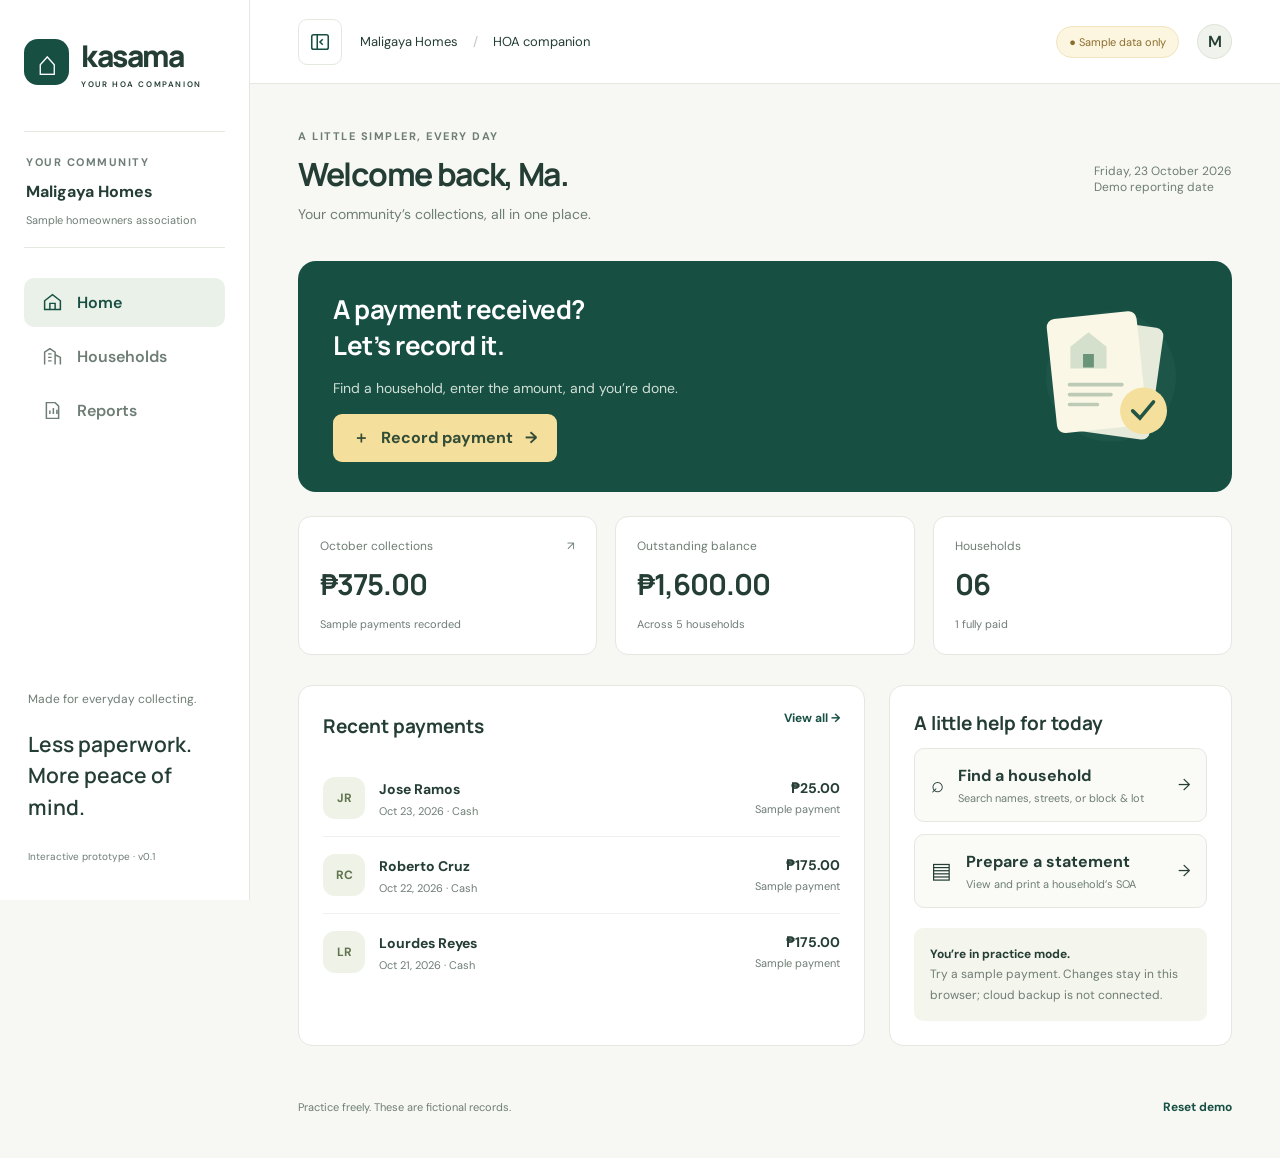
<file: v1/index.html>
<!DOCTYPE html><html lang="en"><head><meta charset="UTF-8"><meta name="viewport" content="width=device-width,initial-scale=1"><meta name="theme-color" content="#174f43"><title>Kasama — HOA Companion</title><link rel="stylesheet" href="style.css"></head><body><aside class="sidebar"><a class="brand" href="#home"><span class="brand-icon">⌂</span><span>kasama<small>YOUR HOA COMPANION</small></span></a><div class="community"><span class="eyebrow">YOUR COMMUNITY</span><strong>Maligaya Homes</strong><small>Sample homeowners association</small></div><nav id="side-nav"></nav><div class="side-note"><span>Made for everyday collecting.</span><p>Less paperwork.<br>More peace of mind.</p><small>Interactive prototype · v0.1</small></div></aside><div class="shell"><header><span class="header-label">Maligaya Homes <span>/</span> HOA companion</span><span class="demo-pill">● Sample data only</span><span class="avatar">M</span></header><main id="app"></main><footer>Practice freely. These are fictional records.<button class="text-button" id="reset">Reset demo</button></footer></div><nav class="mobile-nav" id="mobile-nav"></nav><dialog id="modal"></dialog><div id="toast" role="status"></div><script src="app.js"></script></body></html>
</file>
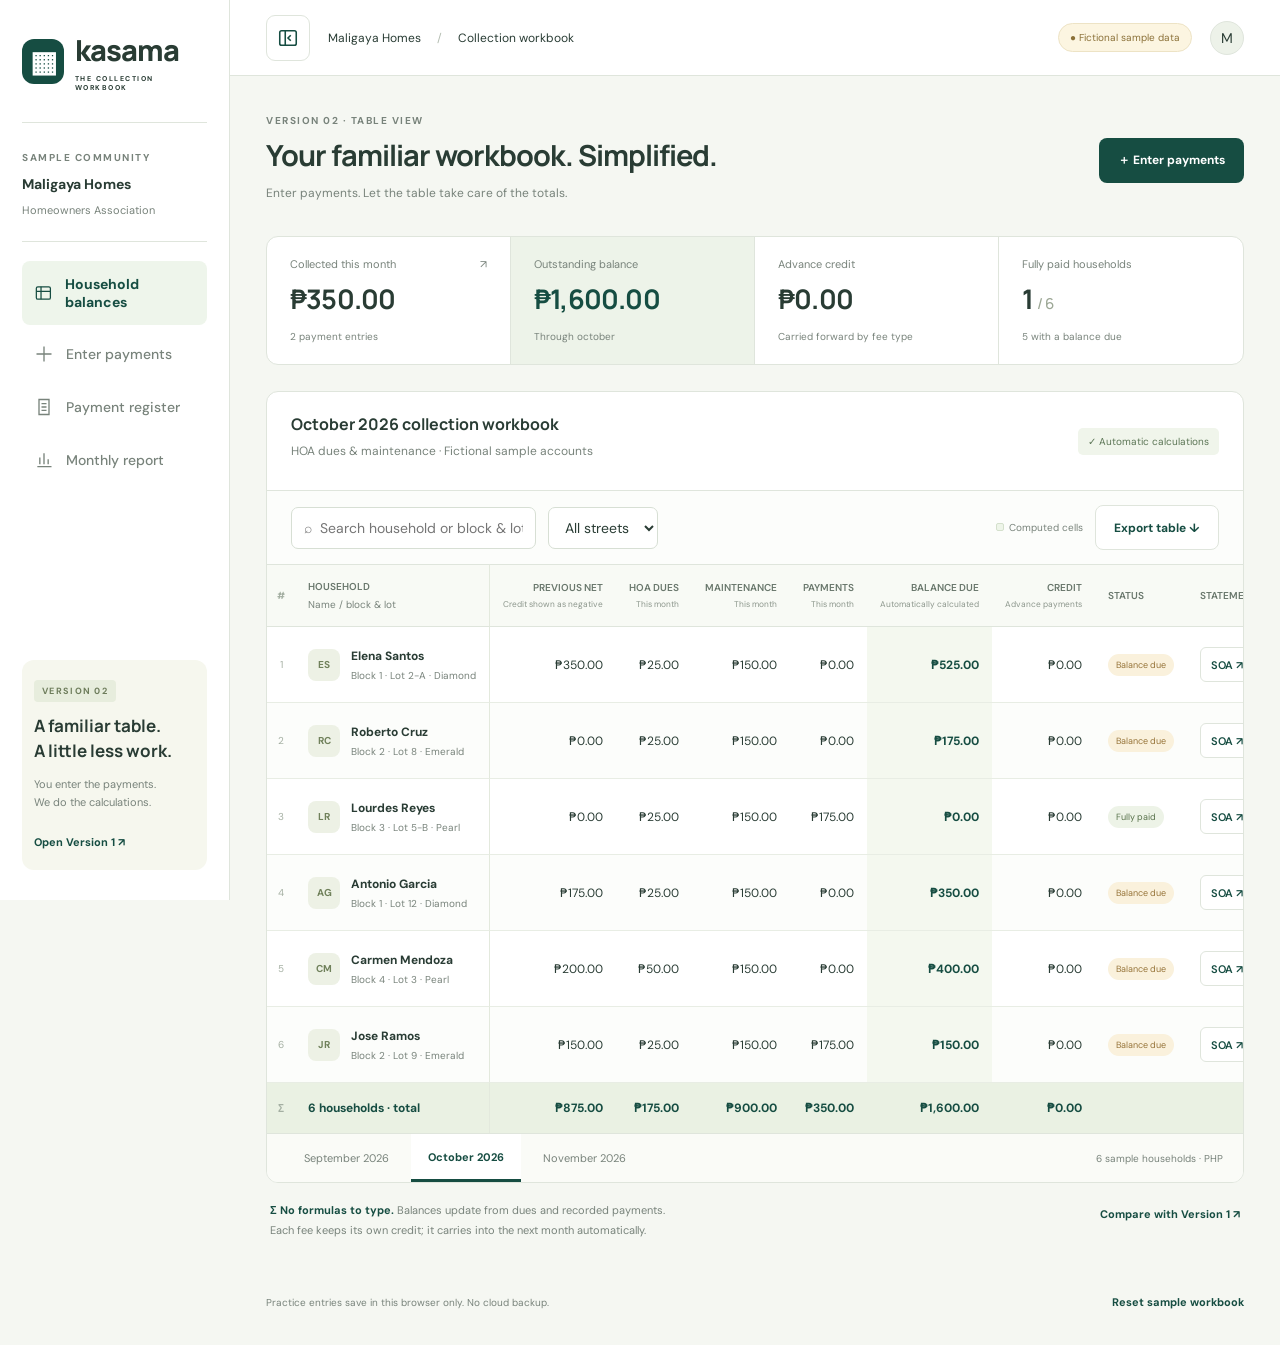
<file: v2/index.html>
<!doctype html><html lang="en"><head><meta charset="utf-8"><meta name="viewport" content="width=device-width,initial-scale=1"><meta name="theme-color" content="#164d42"><title>Kasama V2 — Collection Workbook</title><link rel="stylesheet" href="style.css"></head><body><aside><a class="brand" href="#accounts"><span class="brandmark">▦</span><span>kasama<small>THE COLLECTION WORKBOOK</small></span></a><div class="community"><span class="overline">SAMPLE COMMUNITY</span><strong>Maligaya Homes</strong><small>Homeowners Association</small></div><nav id="nav"></nav><div class="version-card"><span class="tag">VERSION 02</span><strong>A familiar table.<br>A little less work.</strong><p>You enter the payments.<br>We do the calculations.</p><a href="https://hoa-kasama-demo-37e34.happybell6.chatgpt.site" target="_blank" rel="noopener">Open Version 1 ↗</a></div></aside><div class="shell"><header><span class="crumb">Maligaya Homes <b>/</b> Collection workbook</span><span class="sample">● Fictional sample data</span><span class="profile">M</span></header><main id="app"></main><footer><span>Practice entries save in this browser only. No cloud backup.</span><button class="link" id="reset">Reset sample workbook</button></footer></div><dialog id="dialog"></dialog><div id="toast" role="status"></div><script src="model.js"></script><script src="app.js"></script></body></html>
</file>
<file: v1/style.css>
@import url('https://fonts.googleapis.com/css2?family=DM+Sans:wght@400;500;600;700&family=Manrope:wght@400;500;600;700;800&display=swap');
:root{--green:#174f43;--ink:#243d35;--muted:#6e7d75;--bg:#f7f8f4;--line:#e3e8e0;--gold:#f5df9c}*{box-sizing:border-box}body{margin:0;background:var(--bg);color:var(--ink);font:16px 'DM Sans',sans-serif}button,input,select{font:inherit}button,a,input,select{-webkit-tap-highlight-color:transparent}button{cursor:pointer}button:focus-visible,a:focus-visible{outline:3px solid #b79339;outline-offset:4px}button{min-height:46px}a{color:inherit;text-decoration:none}.sidebar{width:250px;position:fixed;inset:0 auto 0 0;background:#fff;border-right:1px solid var(--line);padding:35px 24px;display:flex;flex-direction:column}.brand{display:flex;gap:12px;align-items:center;font:800 30px Manrope,sans-serif;letter-spacing:-1.4px}.brand-icon{display:grid;place-items:center;width:45px;height:46px;background:var(--green);color:#fff;border-radius:14px;font-size:34px}.brand small{display:block;font:600 8px 'DM Sans',sans-serif;letter-spacing:1.6px;margin-top:3px}.community{margin:42px 0 25px;padding:18px 2px;border-top:1px solid var(--line);border-bottom:1px solid var(--line)}.eyebrow{font-size:11px;letter-spacing:1.5px;font-weight:700;color:var(--muted)}.community strong,.community small{display:block;margin-top:10px}.community small{font-size:11px;color:var(--muted);line-height:1.5}nav a{display:flex;align-items:center;gap:14px;padding:14px 18px;border-radius:10px;margin:5px 0;color:var(--muted);font-weight:600}nav a.active{background:#eaf1e9;color:var(--green)}nav svg{width:21px;height:21px;fill:none;stroke:currentColor;stroke-width:1.7}.side-note{margin-top:auto;padding:22px 4px 0}.side-note span{font-size:12px;color:var(--muted)}.side-note p{font:600 21px/1.5 Manrope,sans-serif}.side-note small{font-size:10px;color:var(--muted)}.shell{margin-left:250px}header{height:84px;display:flex;align-items:center;gap:18px;padding:0 48px;background:#fff;border-bottom:1px solid var(--line)}.header-label{font-size:13px;flex:1}.header-label span{margin:0 12px;color:#bac6bc}.demo-pill{font-size:11px;color:#8b6e2f;background:#fcf5df;border:1px solid #f0e5c1;padding:8px 12px;border-radius:20px}.avatar{border:1px solid #dce4da;background:#f0f3eb;border-radius:50%;height:35px;width:35px;display:grid;place-items:center;font-weight:600}main{max-width:1200px;margin:auto;padding:40px 48px 20px}.page-heading{display:flex;align-items:center;justify-content:space-between;gap:15px;margin-bottom:28px}h1{font:700 32px/1.25 Manrope,sans-serif;letter-spacing:-1.3px;margin:9px 0}h2{font:700 19px Manrope,sans-serif;margin:0}h3{font:700 16px Manrope,sans-serif;margin:0}p{line-height:1.6}.sub{color:var(--muted);font-size:14px;margin:8px 0}.date{font-size:12px;color:var(--muted)}.hero{border-radius:18px;background:var(--green);padding:30px 35px;color:#fff;display:flex;justify-content:space-between;gap:30px;align-items:center;position:relative;overflow:hidden}.hero h2{font-size:26px;letter-spacing:-.5px;margin-bottom:8px}.hero p{color:#d1e0d5;max-width:350px;font-size:14px}.primary,.secondary,.gold{border:0;border-radius:9px;padding:13px 20px;font-weight:700;display:inline-flex;align-items:center;justify-content:center;gap:12px}.primary{background:var(--green);color:#fff}.secondary{background:#fff;color:var(--green);border:1px solid #d9e1d8}.gold{background:var(--gold);color:#324c36}.hero-art{width:190px;height:140px;flex-shrink:0}.stats{display:grid;grid-template-columns:repeat(3,1fr);gap:18px;margin:24px 0 30px}.stat{background:white;border:1px solid var(--line);border-radius:13px;padding:21px}.stat-label{color:var(--muted);font-size:12px;display:flex;justify-content:space-between}.stat strong{font:700 29px Manrope,sans-serif;display:block;margin:10px 0 8px;letter-spacing:-1px}.stat small{font-size:11px;color:var(--muted)}.columns{display:grid;grid-template-columns:1.65fr 1fr;gap:24px}.card{background:#fff;border:1px solid var(--line);border-radius:14px;padding:24px}.card-heading{display:flex;justify-content:space-between;align-items:center;gap:15px;margin-bottom:18px}.text-link,.text-button{background:none;border:0;color:var(--green);font-size:12px;font-weight:700;padding:0;min-height:32px}.row{display:flex;align-items:center;gap:14px;padding:17px 0;border-bottom:1px solid #edf0eb}.row:last-child{border:0}.initial{width:42px;height:42px;display:grid;place-items:center;border-radius:12px;background:#eef2e7;color:#61744e;font-size:12px;font-weight:700;flex-shrink:0}.grow{flex:1;min-width:0}.row strong{font-size:14px}.row small{display:block;margin-top:5px;color:var(--muted);font-size:11px}.amount{text-align:right;font-weight:700;font-size:14px}.amount small{font-weight:400}.status{font-size:11px;font-weight:500;border-radius:20px;padding:5px 9px;background:#edf3e9;color:#52694e;display:inline-block}.status.due{background:#fcf2df;color:#947137}.quick{display:flex;gap:14px;align-items:center;width:100%;text-align:left;background:#fafbf7;border:1px solid var(--line);border-radius:10px;padding:16px;margin:12px 0}.quick span:first-child{font-size:22px}.quick small{display:block;font-size:11px;color:var(--muted);margin-top:5px}.practice{margin-top:20px;padding:16px;border-radius:9px;background:#f4f5ec;font-size:12px;color:var(--muted);line-height:1.7}.practice strong{color:var(--ink)}footer{padding:25px 48px 35px;font-size:11px;color:var(--muted);display:flex;justify-content:space-between;align-items:center;max-width:1200px;margin:auto}.mobile-nav{display:none}.search{display:flex;gap:12px;margin-bottom:20px}input,select{border:1px solid #d6ded5;border-radius:9px;min-height:49px;padding:12px;background:white;color:var(--ink);max-width:100%}.search input{flex:1;min-width:0}.house-list{display:grid;grid-template-columns:1fr 1fr;gap:16px}.house{background:#fff;border:1px solid var(--line);border-radius:13px;padding:22px;text-align:left}.house:hover{border-color:#92ac96}.house-top{display:flex;align-items:center;gap:12px}.house p{font-size:12px;color:var(--muted)}.house-bottom{display:flex;justify-content:space-between;align-items:center;border-top:1px solid var(--line);padding-top:15px;margin-top:20px}.house-bottom strong{font-size:20px}.back{display:inline-block;margin-bottom:22px;font-size:13px;font-weight:600;color:var(--muted)}.actions{display:flex;gap:12px;flex-wrap:wrap}.form-card{max-width:660px;margin:auto}.steps{display:flex;gap:20px;font-size:12px;color:var(--muted);margin:0 0 25px}.steps .current{color:var(--green);font-weight:700}label{display:block;font-size:13px;font-weight:600;margin:20px 0 8px}.form-card input,.form-card select{width:100%;font-size:17px}.two{display:grid;grid-template-columns:1fr 1fr;gap:18px}.notice{padding:14px 16px;background:#f7f5e9;border-radius:9px;font-size:13px;line-height:1.6;margin:20px 0}.full{width:100%;margin-top:18px}.review-total{text-align:center;padding:24px;background:#f1f5ed;border-radius:12px;margin:20px 0}.review-total strong{font:700 38px Manrope,sans-serif;display:block;margin-top:10px}.detail-line{display:flex;justify-content:space-between;gap:20px;padding:14px 0;border-bottom:1px solid var(--line);font-size:14px}.success{text-align:center;padding:25px}.check{width:72px;height:72px;margin:0 auto 20px;border-radius:50%;background:#e9f1e4;display:grid;place-items:center;color:var(--green);font-size:38px}.paper{max-width:740px;margin:0 auto;background:#fff;border:1px solid var(--line);padding:40px;border-radius:8px}.paper-top{display:flex;justify-content:space-between;gap:15px;border-bottom:2px solid var(--green);padding-bottom:22px;margin-bottom:22px}.paper table{width:100%;border-collapse:collapse;margin:25px 0;font-size:13px}.paper th,.paper td{text-align:left;padding:14px 8px;border-bottom:1px solid var(--line)}.paper th:last-child,.paper td:last-child{text-align:right}.paper .detail-line:last-of-type{font-weight:700;font-size:20px}.empty{padding:35px;text-align:center;color:var(--muted)}dialog{border:1px solid var(--line);border-radius:16px;padding:28px;max-width:430px;width:90%;color:var(--ink)}dialog::backdrop{background:#173b3255}#toast{position:fixed;bottom:24px;left:50%;transform:translateX(-50%);background:var(--green);color:white;border-radius:10px;padding:14px 22px;display:none;z-index:20}.error{color:#a43f2c;font-size:13px}.report-controls{display:flex;gap:15px;align-items:center;margin-bottom:25px}
@media(min-width:1400px){main{padding-top:50px}.hero{padding:38px}.stats{margin-top:28px}}
@media(max-width:1050px){.sidebar{width:210px;padding:30px 18px}.shell{margin-left:210px}header{padding:0 28px}main{padding:30px 28px}.columns{grid-template-columns:1fr}.hero-art{width:145px}.stat{padding:17px}.stat strong{font-size:25px}}
@media(max-width:700px){.sidebar{display:none}.shell{margin-left:0}header{height:64px;padding:0 20px}.header-label{font-weight:700;font-size:13px}.header-label span,.avatar{display:none}.header-label{font-size:0}.header-label:before{content:'kasama';font:800 25px Manrope,sans-serif;letter-spacing:-1px}.demo-pill{font-size:10px}main{padding:25px 18px 12px}h1{font-size:28px}.page-heading{margin-bottom:23px;align-items:start}.date{display:none}.hero{padding:25px;gap:0}.hero h2{font-size:23px}.hero-art{display:none}.stats{gap:8px;margin:18px 0 24px}.stat{padding:14px 10px}.stat-label{font-size:10px}.stat strong{font-size:21px}.stat small{font-size:9px}.card{padding:20px}.columns{gap:18px}.mobile-nav{display:flex;position:fixed;bottom:0;left:0;right:0;background:#fff;border-top:1px solid var(--line);justify-content:space-around;padding:6px 10px max(8px,env(safe-area-inset-bottom));z-index:5}.mobile-nav a{flex-direction:column;font-size:11px;gap:4px;margin:0;padding:8px 20px}.mobile-nav a.active{background:transparent;color:var(--green)}footer{padding:20px 20px 100px;font-size:10px;gap:20px}.house-list{grid-template-columns:1fr}.search{flex-direction:column}.paper{padding:22px 15px}.paper h2{font-size:16px}.paper-top{flex-direction:column}.paper table{font-size:11px}.paper th,.paper td{padding:12px 4px}.two{gap:12px}.actions{width:100%}.actions>*{flex:1}.detail-line{font-size:13px}.report-controls{flex-wrap:wrap}#toast{bottom:95px;width:90%;text-align:center}}
@media print{.sidebar,header,footer,.mobile-nav,.no-print{display:none!important}.shell{margin:0}main{padding:0}.paper{border:0;max-width:none;padding:15px}body{background:#fff}.paper{color:#000}}

/* The header control stays reachable while the desktop sidebar is collapsed. */
.sidebar-toggle{display:inline-flex;align-items:center;justify-content:center;flex-shrink:0;width:44px;height:46px;padding:10px;background:#fff;color:var(--green);border:1px solid var(--line);border-radius:9px}
.sidebar-toggle:hover{background:#eef5eb}
.sidebar-toggle svg{width:22px;height:22px;fill:none;stroke:currentColor;stroke-width:1.7}
.sidebar-collapsed .sidebar-toggle svg{transform:rotate(180deg)}
@media screen and (min-width:701px){body.sidebar-collapsed>aside{display:none}body.sidebar-collapsed>.shell{margin-left:0}}
@media(max-width:700px){.sidebar-toggle{display:none}}
@media print{.sidebar-toggle{display:none}}
</file>
<file: v2/style.css>
@import url('https://fonts.googleapis.com/css2?family=DM+Sans:wght@400;500;600;700&family=Manrope:wght@500;600;700;800&display=swap');
:root{--green:#164d42;--ink:#293c34;--muted:#78837b;--line:#dfe5dc;--bg:#f5f7f2;--mint:#eef5eb;--yellow:#fff9e7}*{box-sizing:border-box}body{margin:0;background:var(--bg);font:14px 'DM Sans',sans-serif;color:var(--ink)}a{color:inherit;text-decoration:none}button,input,select{font:inherit}button,a,input,select{-webkit-tap-highlight-color:transparent}button{cursor:pointer}button:focus-visible,a:focus-visible{outline:3px solid #caac4f;outline-offset:3px}aside{position:fixed;inset:0 auto 0 0;width:230px;background:#fff;border-right:1px solid var(--line);padding:30px 22px;display:flex;flex-direction:column}.brand{font:800 29px Manrope,sans-serif;letter-spacing:-1px;display:flex;gap:11px;align-items:center}.brandmark{font-size:29px;background:var(--green);color:white;border-radius:12px;display:grid;place-items:center;width:43px;height:45px}.brand small{display:block;font:700 7px 'DM Sans',sans-serif;letter-spacing:1.5px;margin-top:4px}.community{padding:24px 0;margin:30px 0 14px;border-top:1px solid var(--line);border-bottom:1px solid var(--line)}.overline{font-size:10px;letter-spacing:1.5px;color:var(--muted);font-weight:700}.community strong,.community small{display:block;margin-top:10px}.community small{font-size:11px;color:var(--muted)}nav a{display:flex;align-items:center;gap:12px;border-radius:8px;padding:14px 12px;margin:5px 0;color:var(--muted);font-weight:500}nav a.active{background:var(--mint);color:var(--green);font-weight:700}nav svg{width:20px;height:20px;stroke:currentColor;stroke-width:1.6;fill:none}.version-card{margin-top:auto;padding:20px 12px;background:#f6f7ee;border-radius:12px}.tag{color:#6d7c5b;background:#e7eddd;font-size:9px;letter-spacing:1.3px;font-weight:700;border-radius:4px;padding:5px 8px}.version-card strong{display:block;font:700 17px/1.5 Manrope,sans-serif;margin:15px 0 10px}.version-card p{font-size:11px;color:var(--muted);line-height:1.7}.version-card a{font-weight:700;color:var(--green);font-size:11px;display:inline-block;margin-top:12px}.shell{margin-left:230px}header{height:76px;background:white;border-bottom:1px solid var(--line);display:flex;align-items:center;gap:18px;padding:0 36px}.crumb{flex:1;font-size:12px}.crumb b{font-weight:400;color:#b4bdb1;margin:0 13px}.sample{color:#8b7139;background:#fcf5e1;border:1px solid #ede3c5;font-size:10px;padding:7px 11px;border-radius:20px}.profile{display:grid;place-items:center;border-radius:50%;background:#edf2e9;border:1px solid var(--line);width:34px;height:34px}main{padding:34px 36px 14px;max-width:1600px;margin:auto}.heading{display:flex;align-items:center;justify-content:space-between;gap:16px;margin-bottom:26px}h1{font:700 29px/1.3 Manrope,sans-serif;letter-spacing:-1px;margin:9px 0}h2{font:700 18px Manrope,sans-serif;margin:0}h3{font:700 15px Manrope,sans-serif;margin:0}p{line-height:1.65}.sub{color:var(--muted);font-size:12px;margin:7px 0}.primary,.secondary{display:inline-flex;align-items:center;justify-content:center;gap:9px;padding:12px 18px;min-height:45px;border-radius:8px;font-weight:700;border:1px solid transparent;font-size:12px}.primary{background:var(--green);color:white}.secondary{background:#fff;border-color:var(--line);color:var(--green)}.primary:disabled{opacity:.45;cursor:not-allowed}.metrics{display:grid;grid-template-columns:repeat(4,1fr);border:1px solid var(--line);background:white;border-radius:12px;margin-bottom:26px;overflow:hidden}.metric{padding:20px 23px;border-right:1px solid var(--line)}.metric:last-child{border-right:0}.metric label{font-size:11px;color:var(--muted);display:flex;justify-content:space-between}.metric strong{font:700 27px Manrope,sans-serif;letter-spacing:-.8px;display:block;margin:9px 0}.metric small{font-size:10px;color:var(--muted)}.metric.accent{background:#edf3e9}.metric.accent strong{color:var(--green)}.workbook{background:white;border:1px solid var(--line);border-radius:12px;overflow:hidden}.book-top{padding:21px 24px;display:flex;gap:20px;justify-content:space-between;align-items:center}.book-top h2{font-size:16px}.autosum{font-size:10px;color:#5b7555;display:inline-flex;align-items:center;gap:7px;background:#f0f5eb;padding:7px 10px;border-radius:5px}.tools{border-top:1px solid var(--line);padding:14px 24px;display:flex;align-items:center;gap:12px;background:#fcfdfb}.tools input{width:245px}input,select{background:white;border:1px solid #d7dfd4;border-radius:7px;padding:10px 12px;color:var(--ink);min-height:42px}input:focus,select:focus{outline:2px solid #8bab91;outline-offset:1px}.tools .spacer{flex:1}.legend{font-size:10px;color:var(--muted);display:flex;gap:15px;align-items:center}.dot{display:inline-block;width:8px;height:8px;border-radius:2px;background:#eef5e9;margin-right:5px;border:1px solid #d4e0cc}.dot.input{background:#fff5d1;border-color:#ebda9e}.scroll{overflow:auto;max-width:100%;position:relative}table{width:100%;border-collapse:separate;border-spacing:0;white-space:nowrap;font-variant-numeric:tabular-nums}th{font-size:10px;color:#69776c;text-align:left;font-weight:600;background:#f8faf5;padding:15px 13px;border-top:1px solid var(--line);border-bottom:1px solid var(--line);position:sticky;top:0;z-index:1}th small{display:block;font-weight:400;margin-top:5px;color:#8c968c}td{font-size:12px;padding:20px 13px;border-bottom:1px solid #e8ede4;background:white}tbody tr:nth-child(even) td{background:#fcfdfb}tbody tr:hover td{background:#f6f8f2}td.calc,tbody tr:nth-child(even) td.calc{background:#f4f8ef;color:var(--green);font-weight:700}.num{text-align:right}.frozen{position:sticky;left:0;z-index:2;min-width:190px;border-right:1px solid #e3e9dd}.frozen .person{display:flex;align-items:center;gap:11px}.frozen small{display:block;color:var(--muted);font-size:10px;margin-top:5px;font-weight:400}.initials{display:grid;place-items:center;width:32px;height:32px;border-radius:8px;background:#edf1e5;color:#70815b;font-size:10px;font-weight:700;flex-shrink:0}.rownum{color:#a4afa2;width:35px;text-align:center;padding:10px;font-size:10px}tfoot td{background:#eaf1e3!important;color:var(--green);font-weight:700;padding:17px 13px;border:0}tfoot .frozen{background:#eaf1e3}.status{font-size:9px;padding:5px 8px;border-radius:20px;display:inline-block;background:#edf3e7;color:#58724b}.status.unpaid{color:#967439;background:#faf1dc}.small-btn{font-size:11px;background:#fff;border:1px solid var(--line);border-radius:6px;min-height:35px;padding:7px 10px;color:var(--green);font-weight:600}.sheet-tabs{background:#fafbf7;border-top:1px solid var(--line);display:flex;align-items:center;gap:5px;padding:0 20px;min-height:48px}.sheet-tab{border:0;background:none;color:var(--muted);padding:15px 17px;min-height:48px;font-size:11px}.sheet-tab.selected{background:white;border-bottom:3px solid var(--green);color:var(--green);font-weight:700}.sheet-tabs .note{margin-left:auto;font-size:10px;color:var(--muted)}.helper{display:flex;justify-content:space-between;align-items:start;gap:25px;padding:18px 4px}.helper p{font-size:11px;color:var(--muted);margin:0;line-height:1.8}.helper strong{color:var(--green)}.link{border:0;background:none;padding:6px 0;min-height:35px;color:var(--green);font-size:11px;font-weight:700}.callout{border:1px solid #e5e7d3;background:#f5f5e9;padding:15px 18px;border-radius:9px;font-size:12px;line-height:1.7;margin:20px 0}.form-tools{display:flex;flex-wrap:wrap;gap:18px;padding:20px 24px;border-top:1px solid var(--line);background:#fcfdfb}.field label{display:block;font-size:11px;font-weight:600;margin-bottom:8px}.entry-table td{padding:13px}.entry-table input{background:var(--yellow);border:1px solid #e7dcae;min-height:43px}.entry-table input[type=number]{width:112px;text-align:right}.entry-table input[type=text]{width:130px}.entry-table .frozen{min-width:190px}.entry-table input::placeholder{color:#b0a68b}.entry-table td.computed{background:#f4f8ef!important;font-weight:700}.savebar{display:flex;align-items:center;justify-content:space-between;padding:21px 24px;border-top:1px solid var(--line);gap:15px}.savebar strong{font:700 23px Manrope,sans-serif}.savebar small{display:block;font-size:10px;color:var(--muted);margin-bottom:5px}.empty{text-align:center;padding:40px;color:var(--muted)}footer{display:flex;justify-content:space-between;align-items:center;gap:20px;padding:12px 36px 25px;color:var(--muted);font-size:10px;max-width:1600px;margin:auto}dialog{max-width:800px;width:94%;max-height:90vh;border:1px solid var(--line);border-radius:15px;padding:0;color:var(--ink);box-shadow:0 20px 100px #12352630}dialog::backdrop{background:#173b3260}.dialog-head{display:flex;align-items:center;justify-content:space-between;padding:22px 26px;border-bottom:1px solid var(--line);gap:15px}.dialog-head button{border:0;background:#f1f4ec;border-radius:50%;width:34px;height:34px;font-size:21px;color:var(--muted)}.dialog-body{padding:24px 26px}.dialog-actions{display:flex;gap:12px;justify-content:flex-end;padding:20px 26px;border-top:1px solid var(--line)}.review-total{display:flex;justify-content:space-between;align-items:center;background:#edf4e8;padding:18px;border-radius:8px;margin-bottom:20px}.review-total strong{font:700 28px Manrope,sans-serif}.error{color:#ad432b;font-size:12px}.statement{background:white}.statement-top{display:flex;justify-content:space-between;gap:20px;padding-bottom:20px;border-bottom:2px solid var(--green);margin-bottom:22px}.statement h2{margin:7px 0}.statement table{margin:20px 0;white-space:normal}.statement td,.statement th{padding:14px 8px;font-size:12px}.statement-line{display:flex;justify-content:space-between;padding:13px 0;border-bottom:1px solid var(--line)}.statement-line strong{font-size:19px}.demo-stamp{font-size:10px;font-weight:700;letter-spacing:1px;color:#a58a50}.report-grid{display:grid;grid-template-columns:1.2fr 1fr;gap:22px}.panel{background:#fff;border:1px solid var(--line);border-radius:12px;padding:24px}.panel table{margin-top:18px}.progress-row{padding:18px 0;border-bottom:1px solid var(--line)}.progress-label{display:flex;justify-content:space-between;font-size:12px;margin-bottom:11px}.bar{height:7px;border-radius:7px;background:#eef2e8;overflow:hidden}.bar span{display:block;background:#8da582;height:100%;border-radius:7px}#toast{position:fixed;bottom:25px;left:50%;transform:translateX(-50%);padding:16px 24px;background:var(--green);color:#fff;border-radius:10px;display:none;z-index:20;font-size:13px}.monthselect{min-width:150px}.mobile-hint{display:none}.review-table td{padding:14px 10px}
@media(max-width:1100px){aside{width:195px;padding:26px 15px}.shell{margin-left:195px}header{padding:0 24px}main{padding:28px 24px 10px}.metric{padding:18px 16px}.metric strong{font-size:24px}.heading h1{font-size:26px}.tools{padding:13px 16px}.legend{display:none}.report-grid{grid-template-columns:1fr}}
@media(max-width:700px){aside{position:static;width:auto;padding:14px 18px 0;border-right:0;border-bottom:1px solid var(--line)}.brand{font-size:24px}.brandmark{width:34px;height:34px;font-size:24px}.brand small{font-size:6px}.community,.version-card{display:none}nav{display:flex;overflow:auto;margin-top:14px;gap:6px}nav a{font-size:11px;gap:7px;white-space:nowrap;padding:12px 9px;margin:0;border-radius:7px 7px 0 0}nav svg{width:16px;height:16px}.shell{margin:0}header{height:45px;padding:0 18px;background:#fafbf8}.crumb{font-size:10px}.crumb b{margin:0 4px}.profile{display:none}.sample{font-size:8px;padding:5px 7px}main{padding:24px 14px 8px}.heading{display:block;margin-bottom:20px}h1{font-size:25px!important}.heading>.primary,.heading>.secondary,.heading>.monthselect{margin-top:12px}.metrics{grid-template-columns:1fr 1fr;margin-bottom:20px}.metric{padding:16px}.metric:nth-child(2){border-right:0}.metric:nth-child(-n+2){border-bottom:1px solid var(--line)}.metric strong{font-size:24px}.book-top{padding:18px 15px;gap:10px}.book-top h2{font-size:14px}.autosum{font-size:8px;white-space:nowrap}.tools{flex-wrap:wrap;padding:13px}.tools input{flex:1;width:100px;min-width:140px}.tools select{max-width:140px;font-size:12px}.tools .spacer{display:none}.frozen{min-width:145px;max-width:155px;white-space:normal}.frozen .person{gap:0}.frozen .initials{display:none}.frozen small{font-size:9px}.frozen strong{font-size:11px}.rownum{display:none}td,th{padding:15px 10px}th{font-size:10px}.entry-table .frozen{min-width:145px}.sheet-tabs{padding:0 8px}.sheet-tab{padding:13px 10px;font-size:10px}.sheet-tabs .note{display:none}.helper{display:block;padding:14px 3px}.helper p{font-size:10px}.helper .link{margin-top:5px}.mobile-hint{display:block;margin:0;padding:9px 15px;color:var(--muted);background:#fbfcf8;font-size:10px;border-top:1px solid var(--line)}footer{padding:15px 17px 25px;align-items:start;font-size:9px}.form-tools{padding:15px;gap:12px}.field{flex:1;min-width:120px}.field input,.field select{width:100%}.savebar{padding:18px 15px}.savebar .primary{padding:12px;font-size:11px}.statement-top{display:block}.dialog-head,.dialog-body,.dialog-actions{padding:18px}.statement table td,.statement table th{font-size:10px}.statement-line{font-size:12px}#toast{width:90%;text-align:center}.report-grid{gap:15px}.panel{padding:17px}}
@media print{body>*{display:none!important}body>dialog[open]{display:block!important;position:static!important;max-width:none;width:100%;max-height:none;border:0;box-shadow:none;margin:0;padding:0}dialog::backdrop{background:white}.dialog-head,.dialog-actions,.no-print{display:none!important}.dialog-body{padding:0}.statement{color:black}.scroll{overflow:visible}th{position:static}}

/* The header control stays reachable while the desktop sidebar is collapsed. */
.sidebar-toggle{display:inline-flex;align-items:center;justify-content:center;flex-shrink:0;width:44px;height:46px;padding:10px;background:#fff;color:var(--green);border:1px solid var(--line);border-radius:9px}
.sidebar-toggle:hover{background:#eef5eb}
.sidebar-toggle svg{width:22px;height:22px;fill:none;stroke:currentColor;stroke-width:1.7}
.sidebar-collapsed .sidebar-toggle svg{transform:rotate(180deg)}
@media screen and (min-width:701px){body.sidebar-collapsed>aside{display:none}body.sidebar-collapsed>.shell{margin-left:0}}
@media(max-width:700px){.sidebar-toggle{display:none}}
@media print{.sidebar-toggle{display:none}}
</file>
